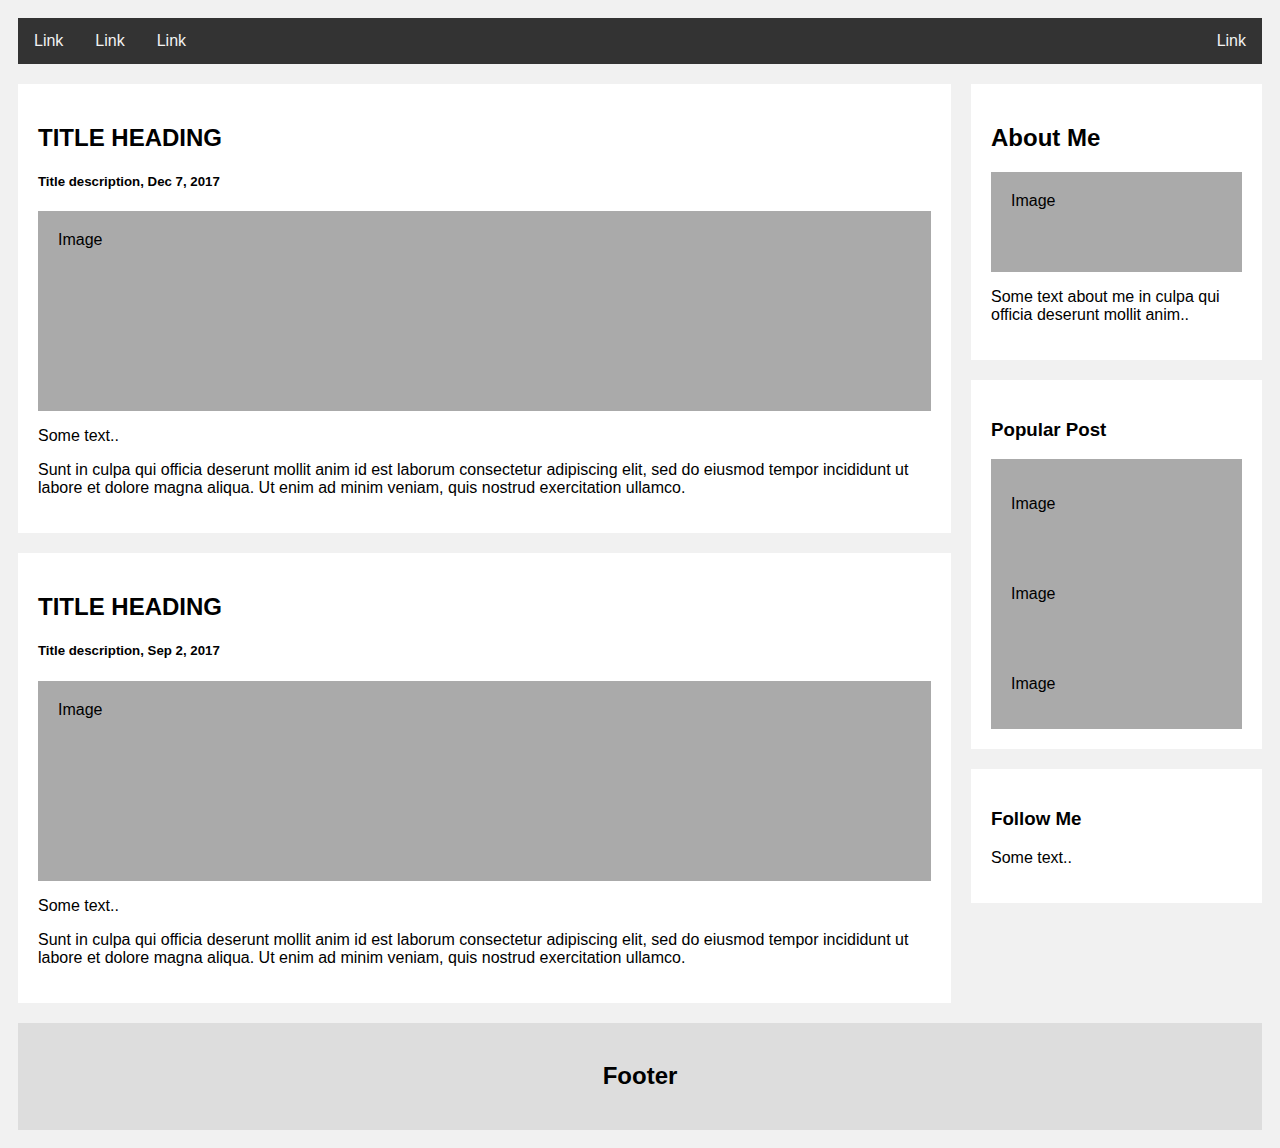
<file: 09-june/index.html>
<!DOCTYPE html>
<html lang="en">
<head>
    <meta charset="UTF-8">
    <meta http-equiv="X-UA-Compatible" content="IE=edge">
    <meta name="viewport" content="width=device-width, initial-scale=1.0">
    <title>Document</title>
    <link rel="stylesheet" href="./style.css" type="text/css" />
</head>
<body>
    <div class="topnav">
      <a href="#">Link</a>
      <a href="#">Link</a>
      <a href="#">Link</a>
      <a href="#" style="float:right">Link</a>
    </div>
    
    <div class="row">
      <div class="leftcolumn">
        <div class="card">
          <h2>TITLE HEADING</h2>
          <h5>Title description, Dec 7, 2017</h5>
          <div class="fakeimg" style="height:200px;">Image</div>
          <p>Some text..</p>
          <p>Sunt in culpa qui officia deserunt mollit anim id est laborum consectetur adipiscing elit, sed do eiusmod tempor incididunt ut labore et dolore magna aliqua. Ut enim ad minim veniam, quis nostrud exercitation ullamco.</p>
        </div>
        <div class="card">
          <h2>TITLE HEADING</h2>
          <h5>Title description, Sep 2, 2017</h5>
          <div class="fakeimg" style="height:200px;">Image</div>
          <p>Some text..</p>
          <p>Sunt in culpa qui officia deserunt mollit anim id est laborum consectetur adipiscing elit, sed do eiusmod tempor incididunt ut labore et dolore magna aliqua. Ut enim ad minim veniam, quis nostrud exercitation ullamco.</p>
        </div>
      </div>
      <div class="rightcolumn">
        <div class="card">
          <h2>About Me</h2>
          <div class="fakeimg" style="height:100px;">Image</div>
          <p>Some text about me in culpa qui officia deserunt mollit anim..</p>
        </div>
        <div class="card">
          <h3>Popular Post</h3>
          <div class="fakeimg"><p>Image</p></div>
          <div class="fakeimg"><p>Image</p></div>
          <div class="fakeimg"><p>Image</p></div>
        </div>
        <div class="card">
          <h3>Follow Me</h3>
          <p>Some text..</p>
        </div>
      </div>
    </div>
    <div class="clear"></div>
    <div class="footer">
      <h2>Footer</h2>
    </div>
    
    </body>
</html>
</file>
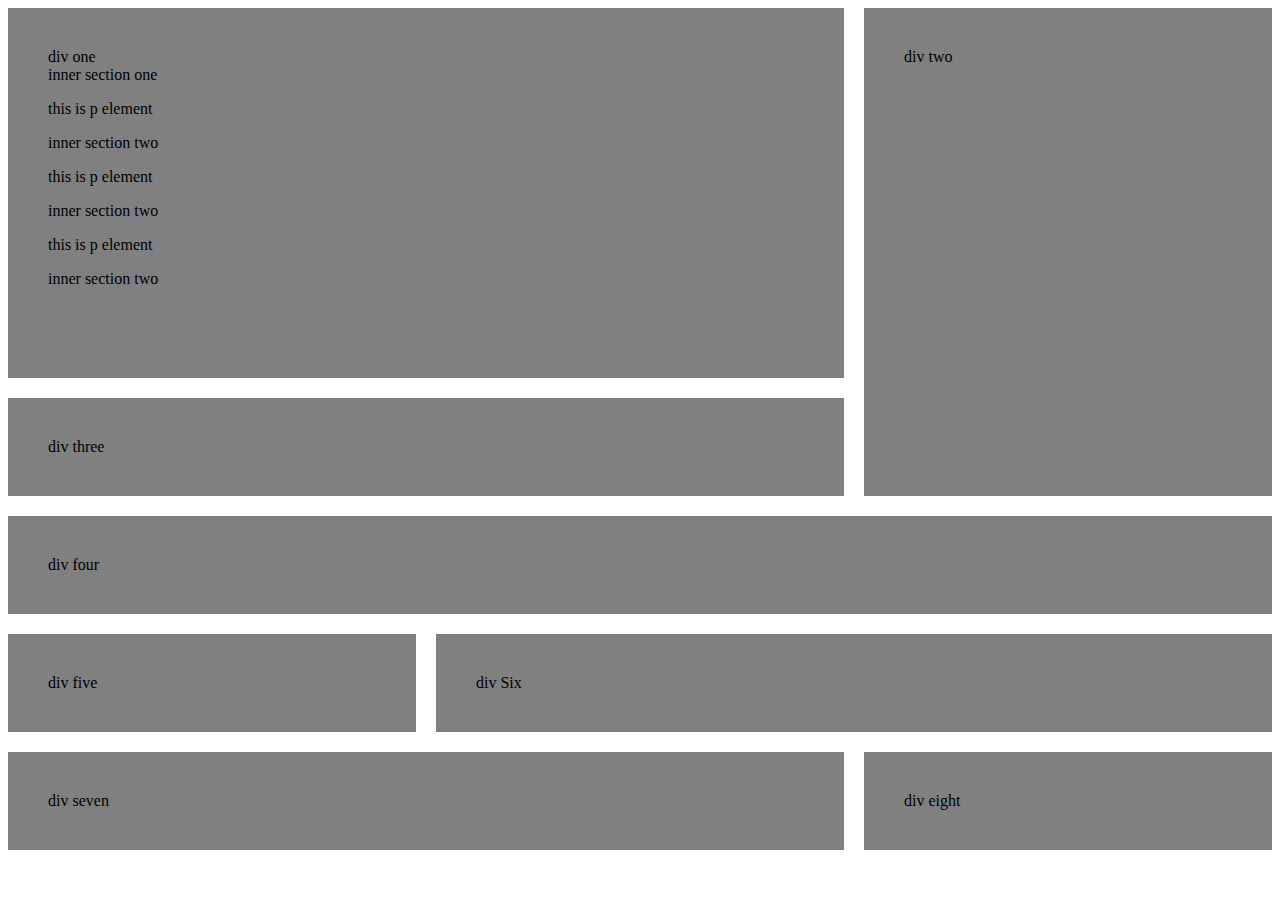
<file: 24-june/index.html>
<!DOCTYPE html>
<html lang="en">
<head>
    <meta charset="UTF-8">
    <meta name="viewport" content="width=device-width, initial-scale=1.0">
    <title>Document</title>
    <link rel="stylesheet" href="./style.css" type="text/css" />
</head>
<body>
    
  
    <div class="wrapper">
      <div class="box1"> 
        div one
        <section> inner section one</section>
        <p> this is p element</p>
       
        <section> inner section two </section>
        <p> this is p element</p>
       
        <section> inner section two </section>
        <p> this is p element</p>
       
        <section> inner section two </section>
        
      </div>
      <div class="box2"> div two </div>
      <div class="box3"> div three</div>
      <div class="box4"> div four</div>
      <div class="box5"> div five</div>
      <div class="box6"> div Six</div>
      <div class="box7"> div seven</div>
      <div class="box8"> div eight</div>
    </div>
    <!-- <div class="box">
        <div>One</div>
        <div>Two</div>
        <div class="selected">Three</div>
        <div>Four</div>
      </div> -->

      <!-- <div class="box">
        <div>One</div>
        <div>Two</div>
        <div>Three</div>
        <div>Four</div>
        <div>Five</div>
        <div>Six</div>
        <div>Seven</div>
        <div>Eight</div>
      </div> -->

      <!-- <div class="box">
        <div>One</div>
        <div>Two</div>
        <div>Three</div>
        <div>Four</div>
      </div> -->
            
      <!-- <div class="box">
        <div>One</div>
        <div>Two</div>
        <div>Three</div>
        <div class="push">Four</div>
        <div>Five</div>
      </div> -->

      <!-- DISPLAY GRID -->
      <!-- <div class="wrapper">
        <div>One</div>
        <div>Two</div>
        <div>Three</div>
        <div>Four</div>
        <div>Five</div>
      </div> -->
<!-- 
      <div class="wrapper">
        <div>One</div>
        <div>
          Two
          <p>I have some more content in.</p>
          <p>This makes me taller than 100 pixels.</p>
        </div>
        <div>Three</div>
        <div>Four</div>
        <div>Five</div>
      </div> -->
<!-- 
      <div class="wrapper">
        <div class="box1">One</div>
        <div class="box2">Two</div>
        <div class="box3">Three</div>
        <div class="box4">Four</div>
        <div class="box5">Five</div>
      </div> -->
</body>
</html>
</file>
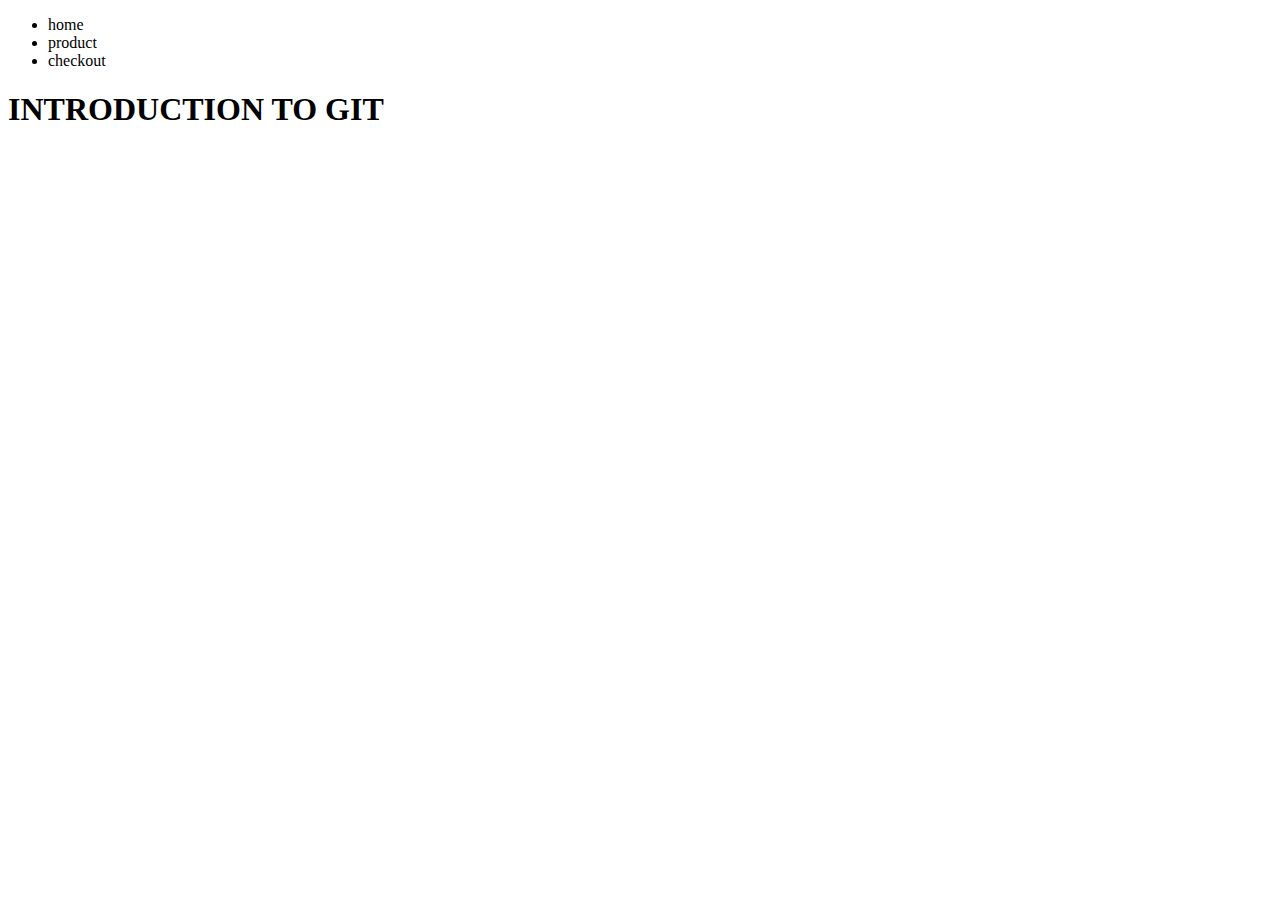
<file: new_file/index.html>
<!DOCTYPE html>
<html lang="en">
<head>
    <meta charset="UTF-8">
    <meta name="viewport" content="width=device-width, initial-scale=1.0">
    <title>Document</title>
</head>
<body>
    <nav>
    <ul> <li> home </li> <li> product </li> <li> checkout</li></ul>
    </nav>
    <h1> INTRODUCTION TO GIT </h1>
</body>
</html>
</file>
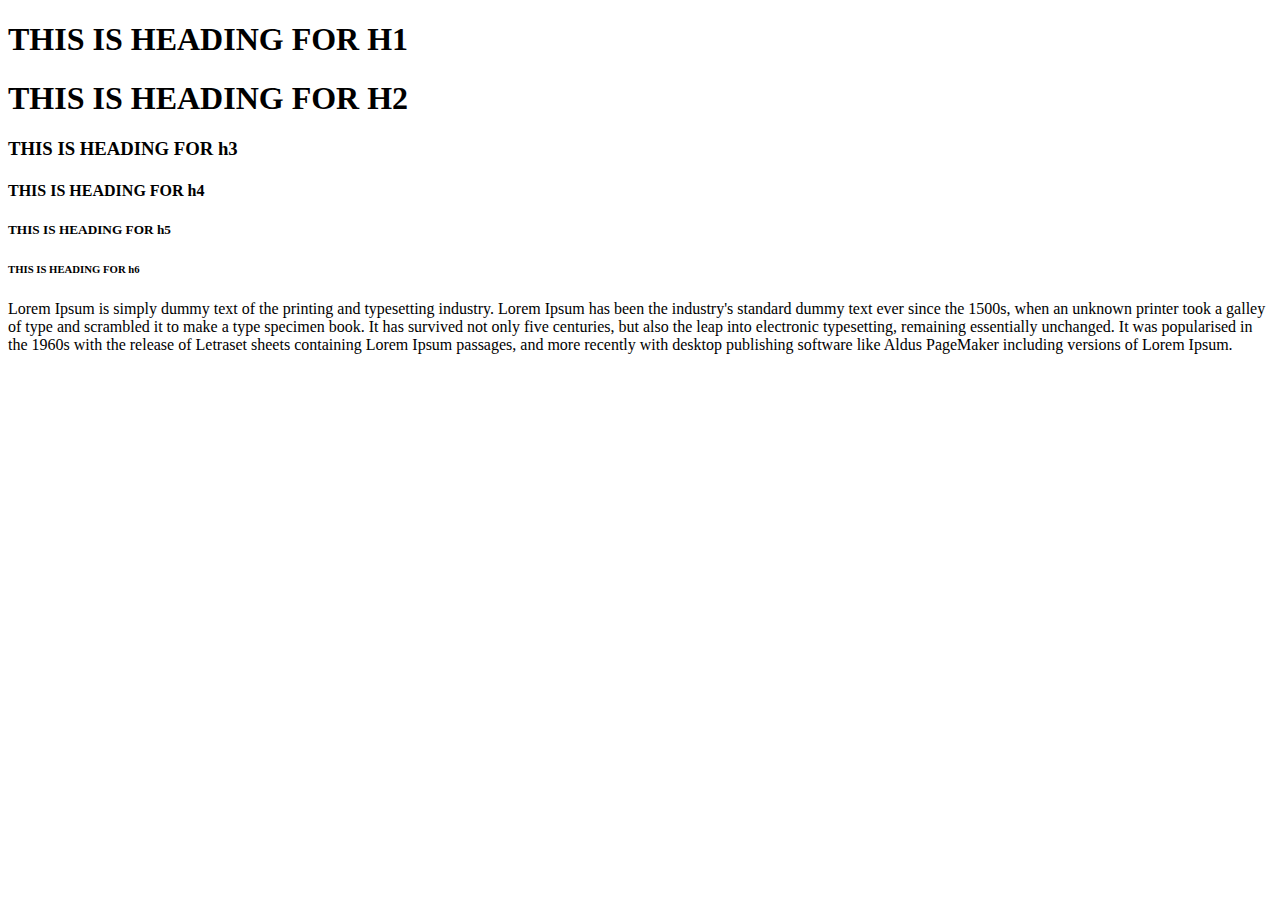
<file: practice1.html>
<!DOCTYPE html>
<html lang="en">
<head>
    <meta charset="UTF-8">
    <meta http-equiv="X-UA-Compatible" content="IE=edge">
    <meta name="viewport" content="width=device-width, initial-scale=1.0">
    <title>PRACETICE FOR FRONTEND DEVELOPMENT DAY 2</title>
</head>
<body>

    <h1> THIS IS HEADING FOR H1 </h1>
    <h1> THIS IS HEADING FOR H2 </h2>
    <h3> THIS IS HEADING FOR h3 </h3>
    <h4> THIS IS HEADING FOR h4 </h4>
    <h5> THIS IS HEADING FOR h5 </h5>
    <h6> THIS IS HEADING FOR h6 </h6>
    <p>   Lorem Ipsum is simply dummy text of the printing and typesetting industry. Lorem Ipsum has 
        been the industry's standard dummy text ever since the 1500s, when an unknown printer took a 
        galley of type and scrambled it to make a type specimen book. It has survived not only five centuries, 
        but also the leap into electronic typesetting, remaining essentially unchanged. It was popularised in 
        the 1960s with the release of Letraset sheets containing Lorem Ipsum passages, and more recently with 
        desktop publishing software like Aldus PageMaker including versions of Lorem Ipsum. 
    </p>
</body>
</html>
</file>
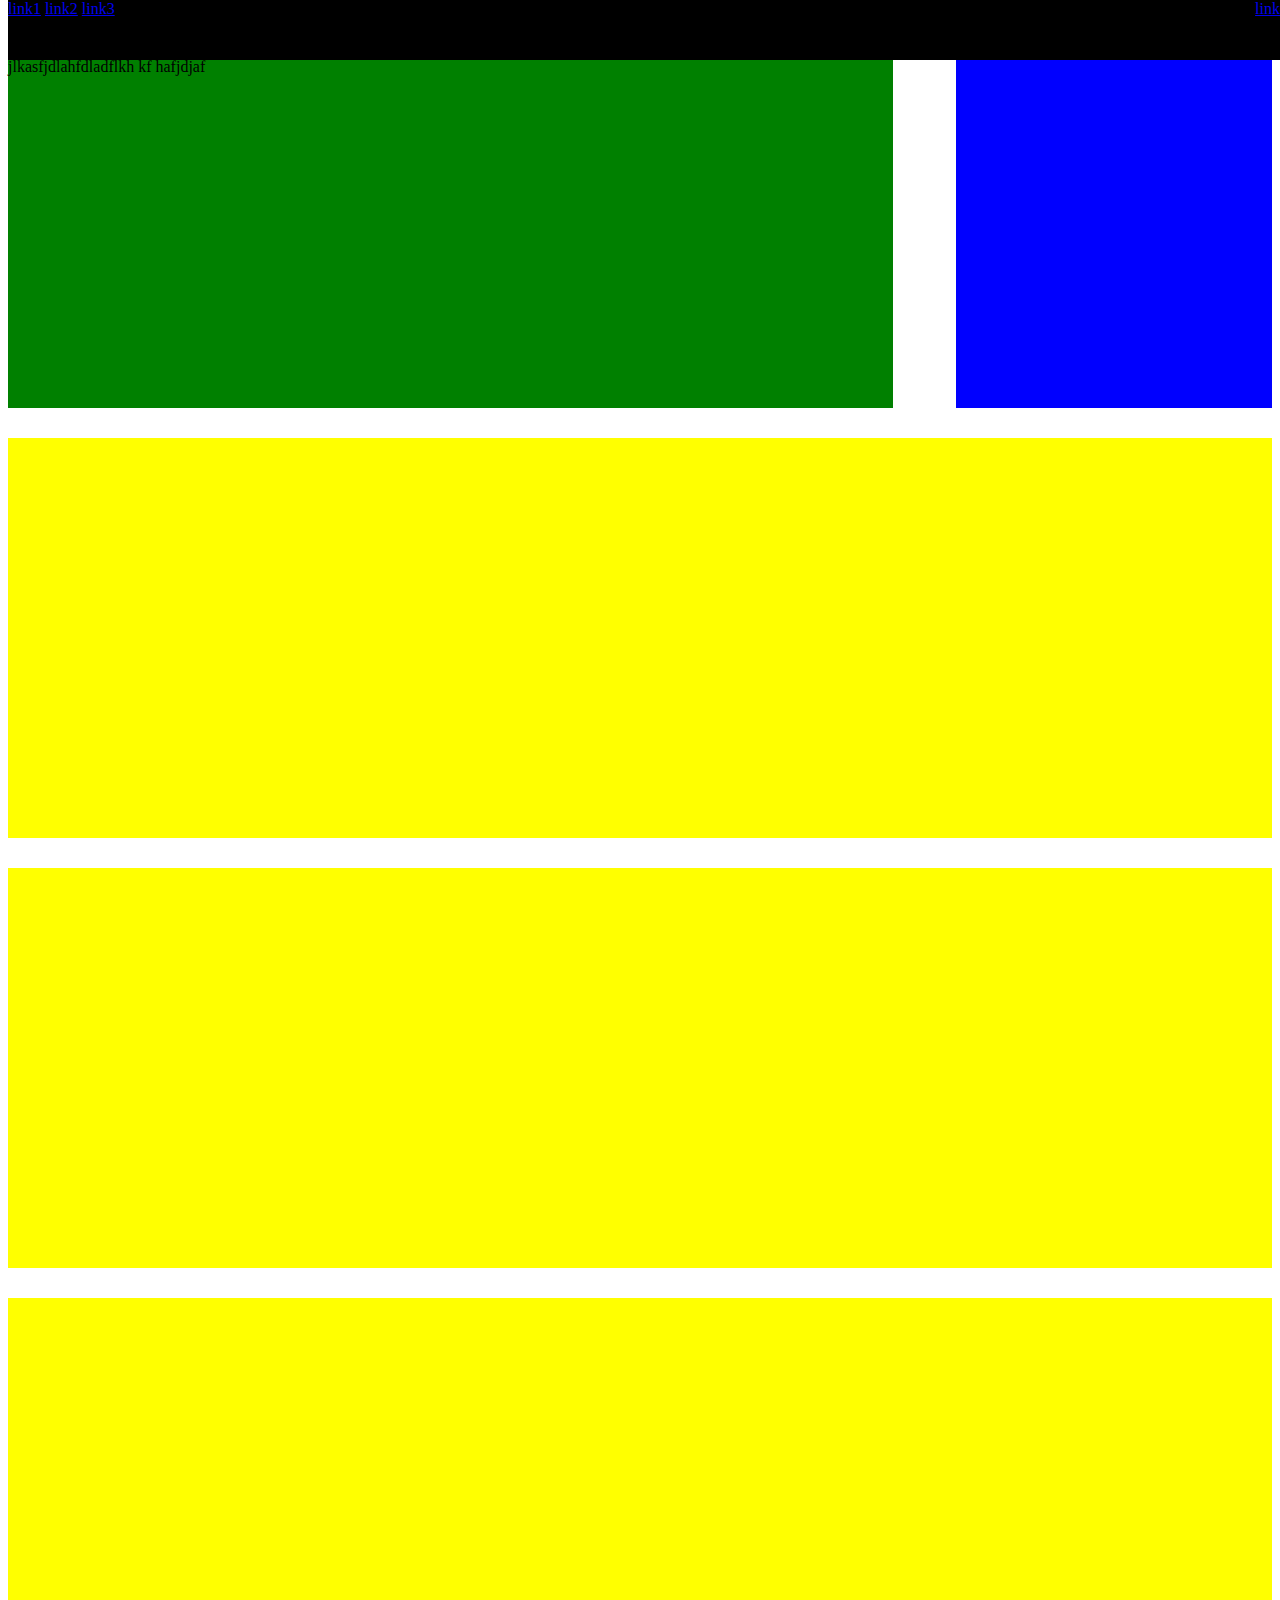
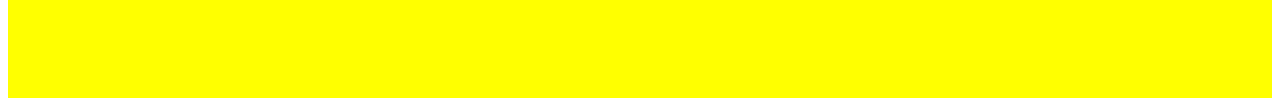
<file: 09-june/practice.html>
<!DOCTYPE html>
<html lang="en">
<head>
    <meta charset="UTF-8">
    <meta http-equiv="X-UA-Compatible" content="IE=edge">
    <meta name="viewport" content="width=device-width, initial-scale=1.0">
    <title>Document</title>
    <link rel="stylesheet" href="./practice.css" type="text/css" />
</head>
<body>
    
    
        <div class="navbar" >
           <a href="#"> link1</a>
           <a href="#"> link2</a>
           <a href="#"> link3</a>
           <a href="#" class="theo2"> link4</a>
        </div>

    <div  class="main" >
        <p> SHEDRACK </p>
        <p> jlkasfjdlahfdladflkh kf hafjdjaf </p>
        <div >

        </div>
    

    </div>
    <sidebar class="sidebar">
        bright
        lfakjdlja 
        <dfn>
            fdajfdadkd
            fhdafjl
        </dfn>
        <h1>

        </h1>
    </sidebar>
    <section class="clear">

    </section>
    <div class="more-layout">

    </div>
    <div class="more-layout">

    </div>
    <div class="more-layout">

    </div>

</body>
</html>
</file>
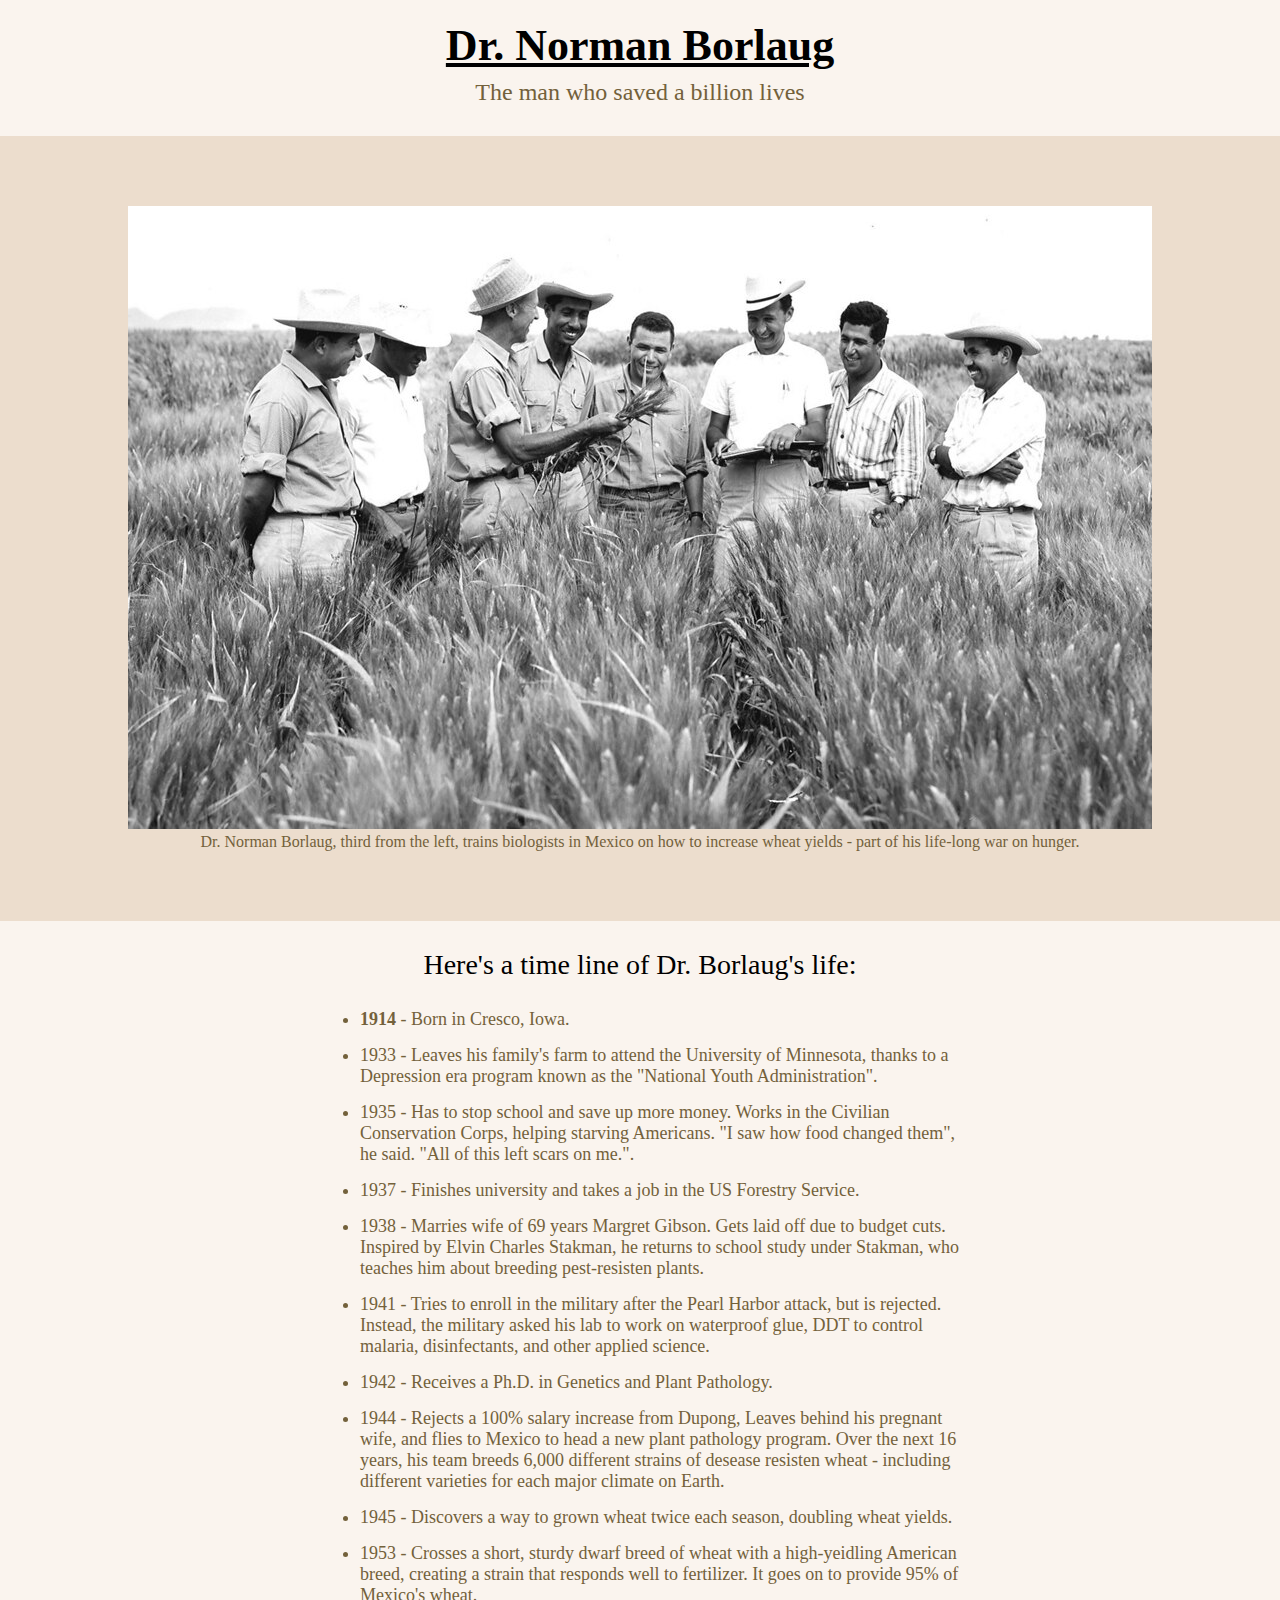
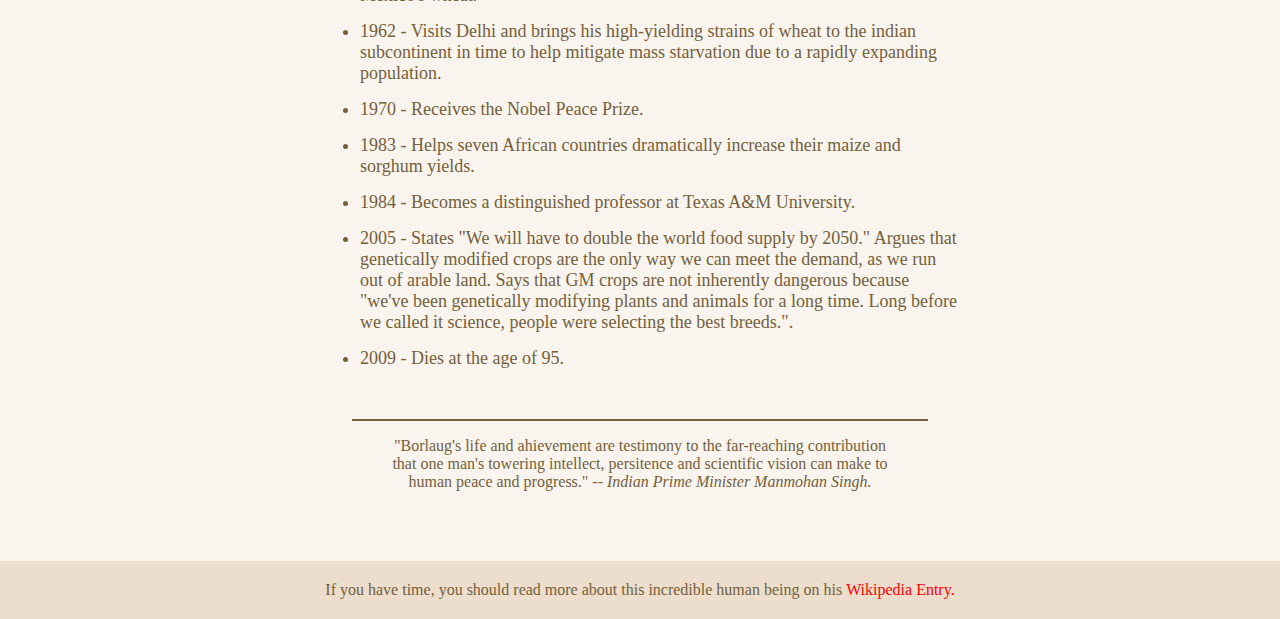
<file: tribute Project/tribute.html>
<!DOCTYPE html>
<html lang="en">
<head>
    <meta charset="UTF-8">
    <meta http-equiv="X-UA-Compatible" content="IE=edge">
    <meta name="viewport" content="width=device-width, initial-scale=1.0">
    <title>Document</title>
    <link rel="stylesheet" href="./style.css" type="text/css" />
</head>
<body>
    <div class="heading"> 
        <h1 class="heading-h"> Dr. Norman Borlaug </h1>
        <p class="heading-p"> The man who saved a billion lives </p>
    </div>
    <div class="image-div">
        <img src="./images/tribute.jpeg"  />
        <p class="image-p">
            Dr. Norman Borlaug, third from the left, trains biologists in Mexico on
             how to increase wheat yields - part of his life-long war on hunger.
        </p>
    </div>
    <div class="article">
        <h3 class="article-heading"> Here's a time line of Dr. Borlaug's life: </h3>

        <ul>
            <li>
                <time> 1914 </time> - Born in Cresco, Iowa.
            </li>
            <li>
                1933 - Leaves his family's farm to attend the University of Minnesota, thanks to a
                 Depression era program known as the "National Youth Administration".
            </li>
            <li>
                1935 - Has to stop school and save up more money. Works in the Civilian Conservation Corps, helping starving Americans. 
                "I saw how food changed them", he said. "All of this left scars on me.".
            </li>
            <li>
                1937 - Finishes university and takes a job in the US Forestry Service.
            </li>
            <li>
                1938 - Marries wife of 69 years Margret Gibson. Gets laid off due to budget cuts. Inspired by Elvin Charles Stakman, he returns to school
                 study under Stakman, who teaches him about breeding pest-resisten plants.
            </li>
            <li>
                1941 - Tries to enroll in the military after the Pearl Harbor attack, but is rejected. Instead, the military asked his 
                lab to work on waterproof glue, DDT to control malaria, disinfectants, and other applied science.
            </li>
            <li>
                1942 - Receives a Ph.D. in Genetics and Plant Pathology.
            </li>
            <li>
                1944 - Rejects a 100% salary increase from Dupong, Leaves behind his pregnant wife, and flies to Mexico
                 to head a new plant pathology program. Over the next 16 years, his team breeds 6,000 different 
                 strains of desease resisten wheat - including different varieties 
                 for each major climate on Earth.
            </li>
            <li>
                1945 - Discovers a way to grown wheat twice each season, doubling wheat yields.
            </li>
            <li>
                1953 - Crosses a short, sturdy dwarf breed of wheat with a high-yeidling American 
                breed, creating a strain that responds well to fertilizer. It goes on to provide 
                95% of Mexico's wheat.
            </li>
            <li>
                1962 - Visits Delhi and brings his high-yielding strains of wheat to the indian 
                subcontinent in time to help mitigate mass starvation due to a rapidly expanding 
                population.
            </li>
            <li>
                1970 - Receives the Nobel Peace Prize.
            </li>
            <li>
                1983 - Helps seven African countries dramatically increase their maize and sorghum yields.
            </li>
            <li>
                1984 - Becomes a distinguished professor at Texas A&M University.
            </li>
            <li>
                2005 - States "We will have to double the world food supply by 2050." Argues that 
                genetically modified crops are the only way we can meet the demand, as we run out 
                of arable land. Says that GM crops are not inherently dangerous because "we've 
                been genetically modifying plants and animals for a long time. 
                Long before we called it science, people were selecting the best breeds.".
            </li>
            <li>
                2009 - Dies at the age of 95.
            </li>
        </ul>
        <div class="quote">
            <hr>
            <blockquote > 
                "Borlaug's life and ahievement are testimony to the far-reaching contribution that 
                one man's towering intellect, persitence and scientific vision can make to human 
                peace and progress."
                <cite> -- Indian Prime Minister Manmohan Singh.</cite>
            </blockquote>
        </div>
    </div>
    <div class="footer">
        <p> 
            If you have time, you should read more about this incredible human being on his
        </p>
        <a href="https://en.wikipedia.org/wiki/Norman_Borlaug" target="_blank"> Wikipedia Entry. </a>
    </div>

</body>
</html>
</file>
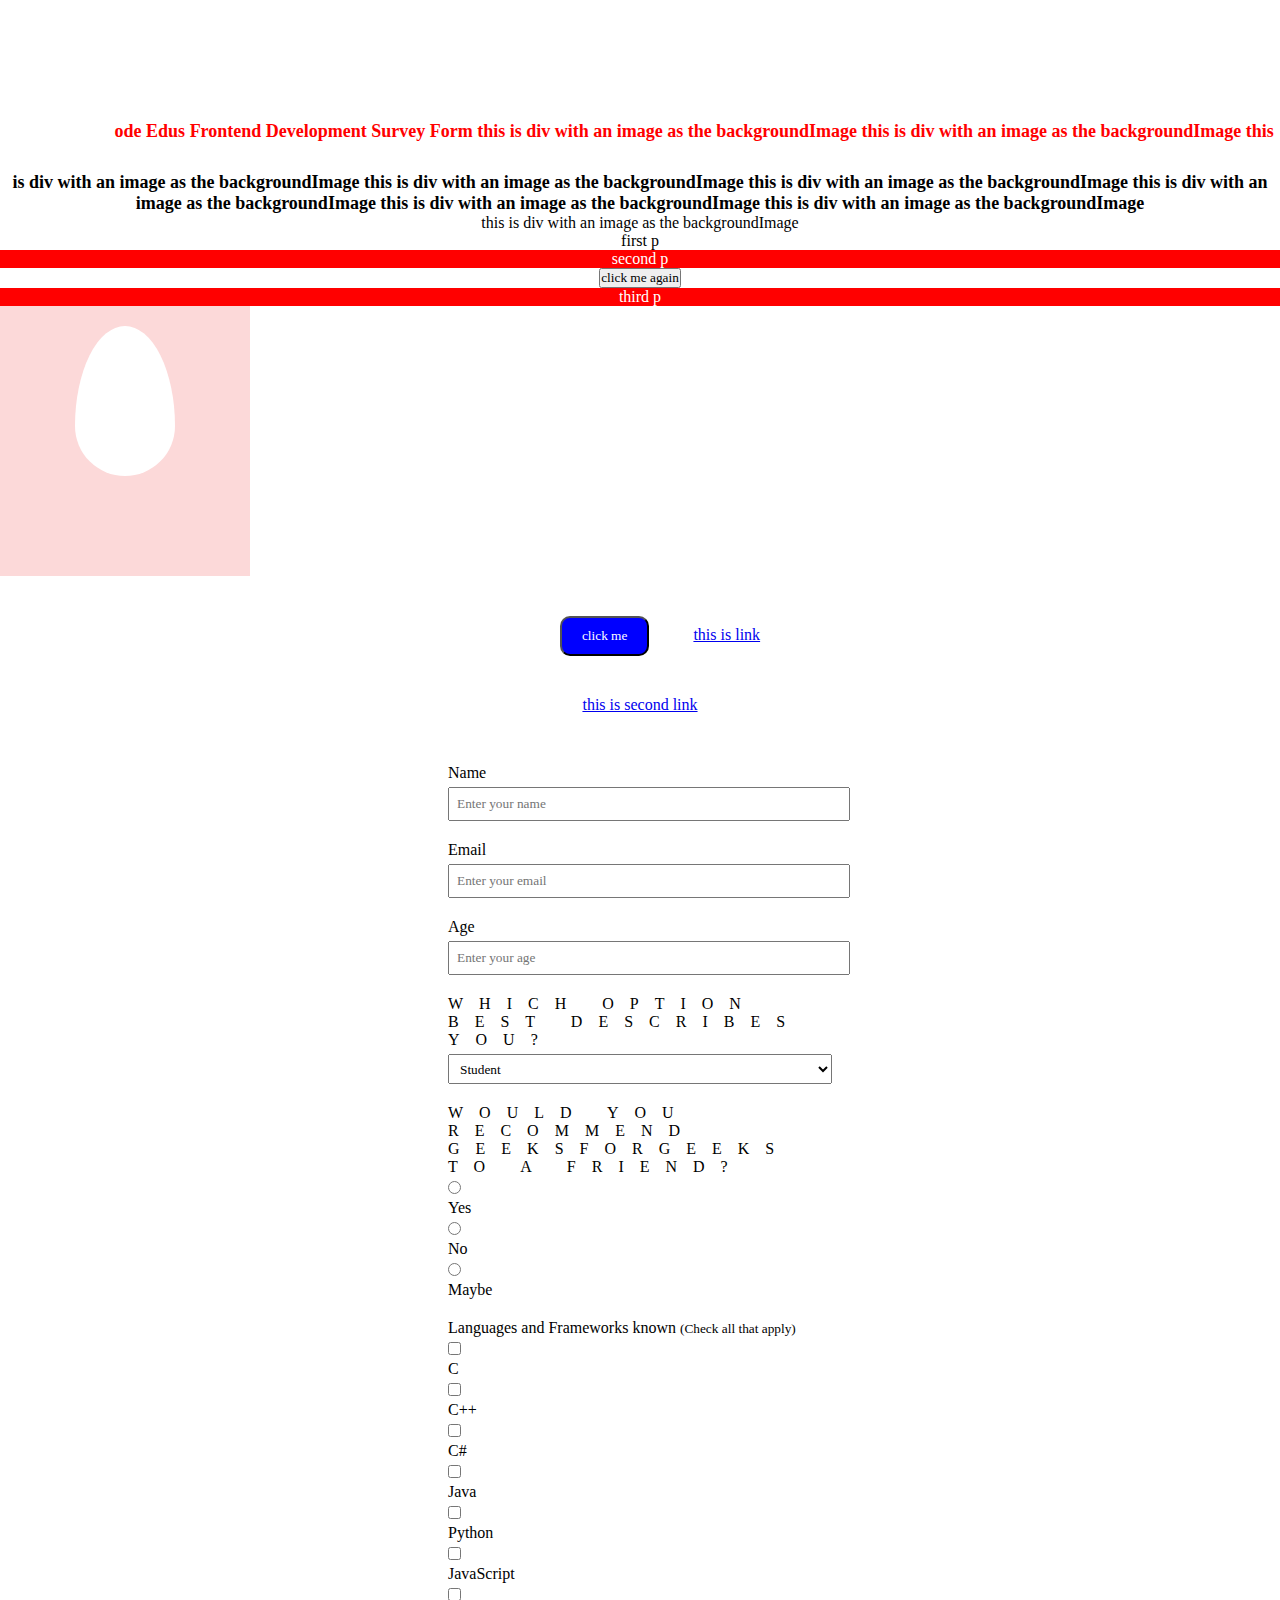
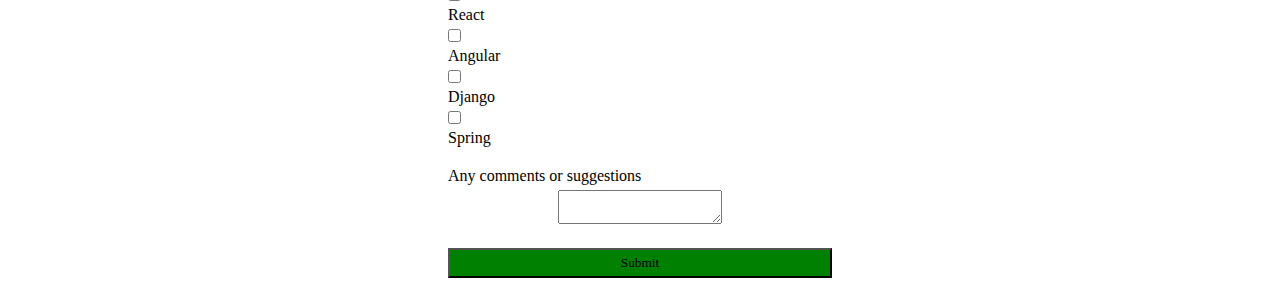
<file: tribute Project/forthday/forthday.html>
<!DOCTYPE html>
<html lang="en">
<head>
	<meta charset="UTF-8">
	<meta http-equiv="X-UA-Compatible"
		content="IE=edge">
	<meta name="viewport"
		content="width=device-width, initial-scale=1.0">
	<title>
		Build a Survey Form using HTML and CSS
	</title>
	<link rel="stylesheet" href="forthday.css" type="text/css" />

</head>

<body class="body" id="body" >
	<h1>Code Edus Frontend Development Survey Form 
		this is div with an image as the backgroundImage
		this is div with an image as the backgroundImage
		this is div with an image as the backgroundImage
		this is div with an image as the backgroundImage
		this is div with an image as the backgroundImage
		this is div with an image as the backgroundImage
		this is div with an image as the backgroundImage
		this is div with an image as the backgroundImage
	</h1>

	<div class="" id="example"> 
		this is div with an image as the backgroundImage
		<p class="backgroundImage">
			first p
		</p>
		
		<p> second p </p>
		<button>click me again </button>
		
		<p> third p</p>
		

		
	</div>

	<div class="bigDiv">
		<div class="smallDiv">

		</div>
	</div>

	<button class="btn">
		click me
	</button>
	<a href="google.com" target="_blank"> this is link</a> <br>
	<a href="google.com" target="_blank"> this is second link</a>


	

	<div id="form" > 

	
		<div class="form-control " >
			<label for="name" id="label-name">
				Name
			</label>
			
		
			<input type="text" class="full-width"
				id="name"
				placeholder="Enter your name" />
			
			<!-- <input type="checkbox" class="" id="someID" placeholder="enter some text" />  -->
		</div>


		<div class="form-control " id="form-control2">
			<label for="email" id="label-email">
				Email
			</label>

			<!-- Input Type Email-->
			<input type="email" class="full-width"
				id="email"
				placeholder="Enter your email" />
		</div>

		<div class="form-control" >
			<label for="age" id="label-age">
				Age
			</label>

			<!-- Input Type Text -->
			<input type="text" class="full-width"
				id="age"
				placeholder="Enter your age" />
		</div>

		<div class="form-control  another">
			<label for="role" id="label-role" style="text-transform: uppercase; 
			  letter-spacing: 1em;  ">
				Which option best describes you?
			</label>
			
			<!-- Dropdown options -->
			<select name="role" id="role">
				<option value="student">Student</option>
				<option value="intern">Intern</option>
				<option value="professional">
					Professional
				</option>
				<option value="other">Other</option>
			</select>
		</div>

		<div class="form-control">
			<label style="text-transform: uppercase; 
			letter-spacing: 16px;" >
				Would you recommend GeeksforGeeks
				to a friend?
			</label>

			<!-- Input Type Radio Button -->
			<label for="recommed-1">
				<input type="radio"
					id="recommed-1"
					name="recommed">Yes</input>
			</label>
			<label for="recommed-2">
				<input type="radio"
					id="recommed-2"
					name="recommed">No</input>
			</label>
			<label for="recommed-3">
				<input type="radio"
					id="recommed-3"
					name="recommed">Maybe</input>
			</label>
		</div>

		<div class="form-control">
			<label>Languages and Frameworks known
				<small>(Check all that apply)</small>
			</label>
			<!-- Input Type Checkbox -->
			<label for="inp-1">
				<input type="checkbox"
					name="inp">C</input></label>
			<label for="inp-2">
				<input type="checkbox"
					name="inp">C++</input></label>
			<label for="inp-3">
				<input type="checkbox"
					name="inp">C#</input></label>
			<label for="inp-4">
				<input type="checkbox"
					name="inp">Java</input></label>
			<label for="inp-5">
				<input type="checkbox"
					name="inp">Python</input></label>
			<label for="inp-6">
				<input type="checkbox"
					name="inp">JavaScript</input></label>
			<label for="inp-7">
				<input type="checkbox"
					name="inp">React</input></label>
			<label for="inp-7">
				<input type="checkbox"
					name="inp">Angular</input></label>
			<label for="inp-7">
				<input type="checkbox"
					name="inp">Django</input></label>
			<label for="inp-7">
				<input type="checkbox"
					name="inp">Spring</input></label>
		</div>

		<div class="form-control">
			<label for="comment">
				Any comments or suggestions
			</label>


			<textarea name="comment" id="comment"
				placeholder="Enter your comment here">
			</textarea>
		</div>

		<!-- Multi-line Text Input Control -->
		<button type="submit" value="submit">
			Submit
		</button>
	</div>
		
</body>
</html>
</file>
<file: 09-june/style.css>
* {
    box-sizing: border-box;
  }
  
  body {
    font-family: Arial;
    padding: 10px;
    background: #f1f1f1;
  }
  
  /* Header/Blog Title */
  .header {
    padding: 30px;
    text-align: center;
    background: white;
  }
  
  .header h1 {
    font-size: 50px;
  }
  
  /* Style the top navigation bar */
  .topnav {
    overflow: hidden;
    background-color: #333;
  }
  
  /* Style the topnav links */
  .topnav a {
    float: left;
    display: block;
    color: #f2f2f2;
    text-align: center;
    padding: 14px 16px;
    text-decoration: none;
  }
  
  /* Change color on hover */
  .topnav a:hover {
    background-color: #ddd;
    color: black;
  }
  
  /* Create two unequal columns that floats next to each other */
  /* Left column */
  .leftcolumn {   
    float: left;
    width: 75%;
  }
  
  /* Right column */
  .rightcolumn {
    float: left;
    width: 25%;
    background-color: #f1f1f1;
    padding-left: 20px;
  }
  
  /* Fake image */
  .fakeimg {
    background-color: #aaa;
    width: 100%;
    padding: 20px;
  }
  
  /* Add a card effect for articles */
  .card {
    background-color: white;
    padding: 20px;
    margin-top: 20px;
  }
  
  /* Clear floats after the columns */
  .clear {
    content: "";
    display: table;
    clear: both;
  }
  
  /* Footer */
  .footer {
    padding: 20px;
    text-align: center;
    background: #ddd;
    margin-top: 20px;
  }
</file>
<file: 24-june/style.css>
.wrapper{ 

  display: grid;
  grid-template-columns: repeat(3, 1fr);
  grid-template-rows: minmax(auto, 200px);

  gap: 20px;
}

.wrapper div {
  padding: 40px;
  background-color: gray;


}
.box1 {
  grid-column-start: 1;
  grid-column-end: 3;
  grid-row-start: 1;
  grid-row-end: 3;
}
.box2 {
  grid-column-start: 3;
  grid-column-end: 4;
  grid-row-start: 1;
  grid-row-end: 4;
}
.box3 {
  grid-column-start: 1;
  grid-column-end: 3;

}
.box4 {
  grid-column-start: 1;
  grid-column-end: 4;

}
.box6 {
  grid-column-start: 2;
  grid-column-end: 4;

}
.box7 {
  grid-column-start: 1;
  grid-column-end: 3;

}
.box8 {
  grid-column-start: 3;
  grid-column-end: 4;

}

    /* .wrapper div {
        background-color: gray;
        margin: 10px;
    } */

    /* .wrapper {
        display: grid;
        grid-template-columns: 2fr 1fr 1fr;
      } */


      /* .wrapper {
        display: grid;
        grid-template-columns: repeat(3, 1fr);
      } */
/* 
      .wrapper {
        display: grid;
        grid-template-columns: repeat(3, 1fr);
        grid-auto-rows: minmax(100px, auto);
      } */

      /* .wrapper {
        display: grid;
        grid-template-columns: repeat(3, 1fr);
        grid-auto-rows: 100px;
      }
      
      .box1 {
        grid-column-start: 1;
        grid-column-end: 4;
        grid-row-start: 1;
        grid-row-end: 3;
      }
      
      .box2 {
        grid-column-start: 1;
        grid-row-start: 3;
        grid-row-end: 5;
      } */
</file>
<file: 09-june/practice.css>
.navbar {
    background-color: black;
    color: white;
    height: 60px;
    margin-bottom: 150px;
    position: fixed;
    top: 0px;
    width: 100%;
}
/* .parent {
    position: relative;
    height: 100px;
    background-color: gray;
    margin-bottom: 20px;
} */

.theo2 {
    float: right;
}
.main {
    height: 400px;
    background-color: green;
    float: left;
    width: 70%;
    margin-right: 30px;
 
}

.sidebar {
    height: 400px;
    background-color: blue;
    float: right;
    width: 25%;
}
.clear {
    clear: both;
}
.more-layout {
    background-color: yellow;
    height: 400px;
    margin-top: 30px;
}
</file>
<file: tribute Project/style.css>
body {
    background-color: #FAF4EE;
    font-family: 'Times New Roman', Times, serif;
    padding: 0;
    margin: 0;
} 
.heading{
    text-align: center;
    margin-top: 20px;
}

.heading-h {
    font-size: 44px;
    text-decoration: underline;
    font-weight: 600;
    margin: 0;
    margin-bottom: 8px;
}

.heading-p {
    color: #73613B;
    font-size: 24px;
    margin: 0;
}

.image-div {
    text-align: center;
    margin-top: 30px;
    padding:  70px;
    background-color: #ECDDCD;
}

.image-p {
    color: #73613B;
    margin: 0;
} 
.article {
   width: 50%;
   margin: 0 auto;
    margin-bottom: 70px; 
}

.article-heading {
    font-size: 28px;
    text-align: center;
    font-weight: 500;
}
li {
    color: #73613B;
    margin-bottom: 15px;
    font-size: 18px;
} 

time {
    font-weight: 900;
}
ul {
    margin-bottom: 50px;
}

.quote {
    width: 90%;
    margin: 0 auto;
    color: #73613B;
    text-align: center;
}
hr{
   border: solid 1px #73613B;
}

.footer {
    padding: 20px;
    color: #73613B;
    text-align: center;
    background-color: #ECDDCD;
}
.footer p {

     display: inline;
}
a {
    color: red;
    text-decoration: none;
}
</file>
<file: tribute Project/forthday/forthday.css>
* {
    margin: 0;
    padding: 0;
    font-family: Verdana;
}
.backgroundImage ~ p {
    color: white;
    background-color: red;
}

#body {
    /* background-color: #05c46b; */
    font-family: Verdana;
    text-align: center;
    background-color: white;
    
}
.backgroundImage {
    /* height: 400px;
    width: 400px;
    margin: 0 auto;
    border-radius: 15px;
    background-color: red;
    box-shadow: 5px 5px 3px 1px white;
    text-shadow: -2px 2px 2px white; */
}

.bigDiv {
    height: 250px;
    width: 250px;

    padding-top: 20px;
    /* background-color: rgba(228, 108, 28, 0.5); */
    background: hsla(0, 85%, 60%, 0.2)

}
.smallDiv {
    height: 150px;
    width: 100px;
    background-color: white;
    margin: 0 auto;
    border-radius: 50px/100px;
    border-bottom-left-radius: 50px;
    border-bottom-right-radius: 50px;

}

.btn {
    background-color: blue;
    padding: 10px 20px;
    color: white;
    margin: 40px;
    border-radius: 10px
}

.btn:hover {
    /* background-color: red; */
    color: green;
}



h1 { 
    font-size: 18px;
}
 
h1::first-letter {
    font-size:  150px;
    font-weight: bolder;
    color: white;
}

h1::first-line {
    color: red;
}
/* Styling the Form (Color, Padding, Shadow) */

label, input {
    display: block;
    text-align: left;
    margin: 5px 0px;
}

input:focus {
   background-color: red;
}

input:active {
   background-color: blue;
}
.form-control {
    margin: 20px 0px;
}

#form {
    background-color: #fff;
    width: 30%;
    margin: 0 auto;
    padding: 30px;
}

.full-width, select {
    width: 100%;
    height: 30px;
    padding: 0px 7px;
}

#form button {
    width: 100%;
    background-color: green;
    padding: 5px;
}


/* h1:before {
    content: "POW! ";
    background: red;
    color: #fc0;
} */
</file>
